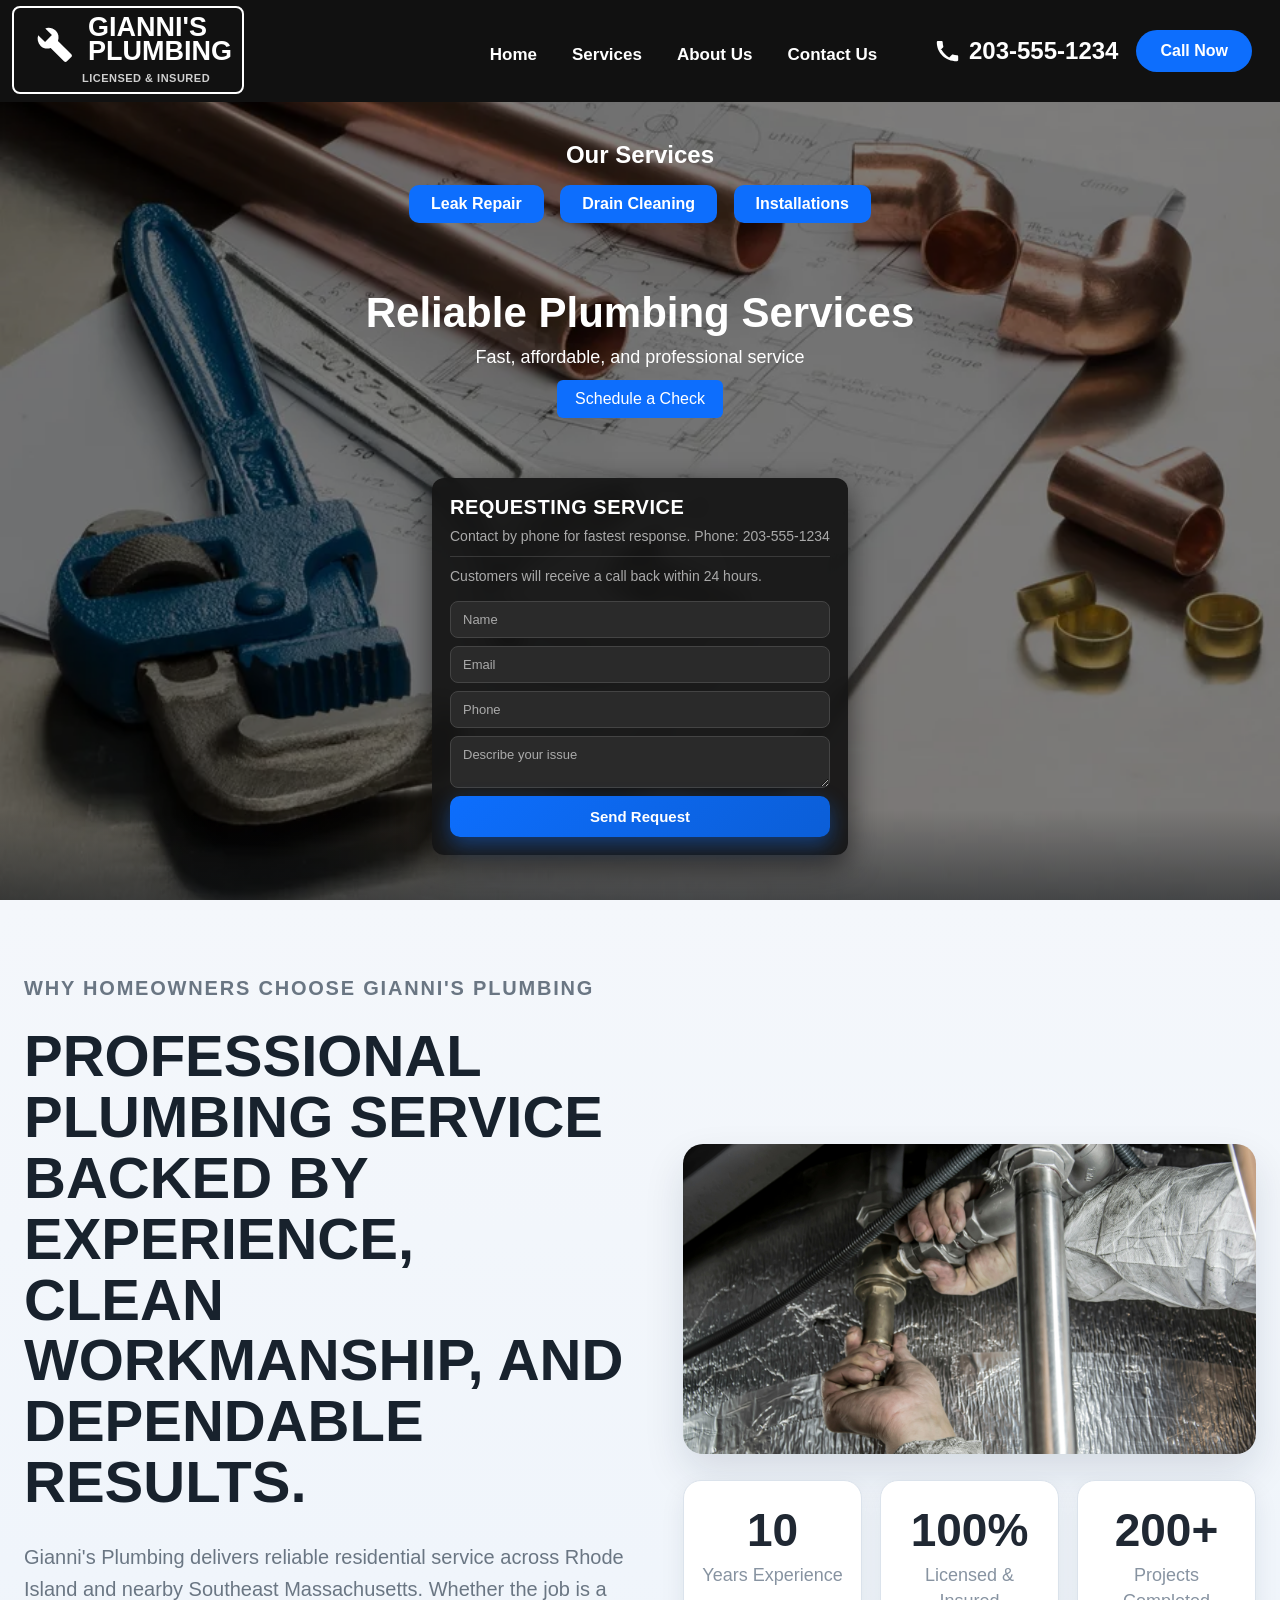
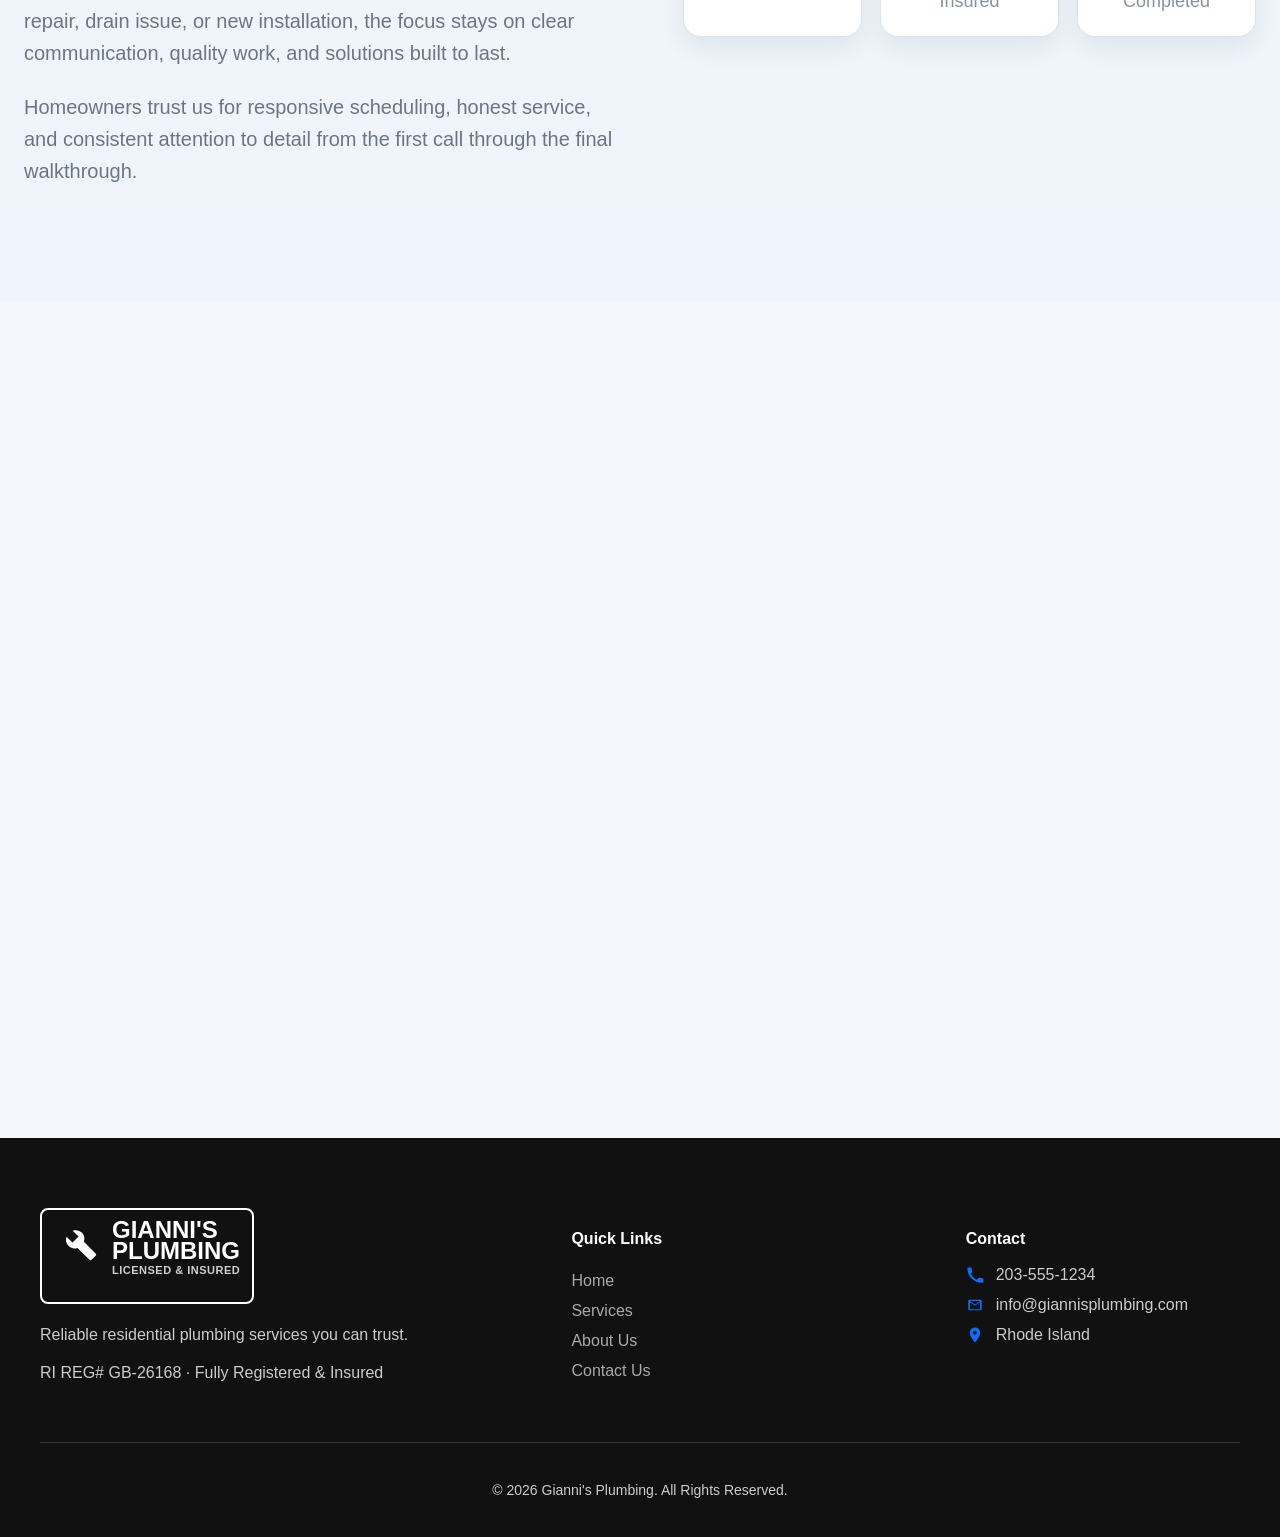
<file: index.html>
<!DOCTYPE html>
<html lang="en">
<head>
  <meta charset="UTF-8">
  <meta name="viewport" content="width=device-width, initial-scale=1.0">
  <title>Gianni's Plumbing</title>
  <link rel="stylesheet" href="style.css">
</head>
<body>

  <header class="site-header">
    <div class="logo">
      <div class="logo-row">
        <svg class="logo-icon" viewBox="0 0 24 24">
          <path d="M22.7 19.3l-6.4-6.4c.6-1.6.3-3.5-1-4.8-1.4-1.4-3.4-1.8-5.1-1.2l3.2 3.2-3.3 3.3-3.3-3.2c-.6 1.7-.2 3.7 1.2 5.1 1.3 1.3 3.2 1.6 4.8 1l6.4 6.4c.4.4 1 .4 1.4 0l2.1-2.1c.4-.3.4-.9 0-1.3z"/>
        </svg>

        <h1>GIANNI'S<br>PLUMBING</h1>
      </div>

      <p>Licensed & Insured</p>
    </div>

    <nav class="nav-tabs">
      <a href="index.html">Home</a>
      <a href="services.html">Services</a>
      <a href="about.html">About Us</a>
      <a href="contact.html">Contact Us</a>
    </nav>

    <div class="header-contact">
      <a href="tel:+12035551234" class="phone">
        <svg class="phone-icon" viewBox="0 0 24 24">
          <path d="M6.6 10.8c1.6 3.1 4.5 6 7.6 7.6l2.5-2.5c.3-.3.8-.4 1.2-.3 1.3.4 2.7.6 4.1.6.7 0 1.2.5 1.2 1.2V21c0 .7-.5 1.2-1.2 1.2C10.3 22.2 1.8 13.7 1.8 3.2 1.8 2.5 2.3 2 3 2h3.5c.7 0 1.2.5 1.2 1.2 0 1.4.2 2.8.6 4.1.1.4 0 .9-.3 1.2l-2.4 2.3z"/>
        </svg>
        203-555-1234
      </a>

      <a href="tel:+12035551234" class="request-btn">Call Now</a>
    </div>
  </header>

  <section class="hero">

    <section class="services" id="services">
      <h2>Our Services</h2>
      <a class="card" href="services.html#leak-repair">Leak Repair</a>
      <a class="card" href="services.html#drain-cleaning">Drain Cleaning</a>
      <a class="card" href="services.html#installations">Installations</a>
    </section>

    <div class="hero-content">
      <h2>Reliable Plumbing Services</h2>
      <p>Fast, affordable, and professional service</p>
      <a href="index.html" class="btn">Schedule a Check</a>
    </div>

    <div class="form-container" id="contact">
      <div class="form-title">
        <h2>Requesting Service</h2>
        <p>Contact by phone for fastest response. Phone: 203-555-1234</p>
        <hr class="form-divider">
        <p>Customers will receive a call back within 24 hours.</p>
      </div>

      <form action="https://formspree.io/f/meenjnlo" method="POST">
        <input type="hidden" name="_redirect" value="success.html">

        <input type="text" name="name" placeholder="Name" required>
        <input type="email" name="email" placeholder="Email" required>
        <input type="text" name="phone" placeholder="Phone">
        <textarea name="message" placeholder="Describe your issue"></textarea>

        <button type="submit">Send Request</button>
      </form>
    </div>

  </section>

  <section class="home-proof">
    <div class="home-proof-inner">
      <div class="home-proof-copy">
        <p class="home-proof-eyebrow">Why Homeowners Choose Gianni's Plumbing</p>
        <h2>Professional plumbing service backed by experience, clean workmanship, and dependable results.</h2>
        <p>
          Gianni's Plumbing delivers reliable residential service across Rhode Island and nearby Southeast Massachusetts.
          Whether the job is a repair, drain issue, or new installation, the focus stays on clear communication,
          quality work, and solutions built to last.
        </p>
        <p>
          Homeowners trust us for responsive scheduling, honest service, and consistent attention to detail from the first call
          through the final walkthrough.
        </p>
      </div>

      <div class="home-proof-visual">
        <img src="Images/installations.jpg" alt="Close-up of hands tightening plumbing pipes">

        <div class="home-proof-stats">
          <div class="proof-card">
            <strong>10</strong>
            <span>Years Experience</span>
          </div>

          <div class="proof-card">
            <strong>100%</strong>
            <span>Licensed & Insured</span>
          </div>

          <div class="proof-card">
            <strong>200+</strong>
            <span>Projects Completed</span>
          </div>
        </div>
      </div>
    </div>
  </section>

  <section class="faq-section">
    <div class="faq-inner">
      <p class="faq-eyebrow">Your Questions, Answered</p>
      <h2>FAQ</h2>

      <div class="faq-list">
        <details class="faq-item" open>
          <summary>What plumbing issues should I call about right away?</summary>
          <p>
            You should contact a plumber immediately for active leaks, burst pipes, backed-up drains, overflowing toilets,
            no water service, or any plumbing problem that could quickly cause water damage to your home.
          </p>
        </details>

        <details class="faq-item">
          <summary>How do you handle a typical leak repair visit?</summary>
          <p>
            We inspect the affected area, find the source of the leak, explain the repair clearly, and complete the fix using
            the right replacement parts. After the repair, we test the line or fixture to make sure everything is sealed properly.
          </p>
        </details>

        <details class="faq-item">
          <summary>Can you clear slow or clogged drains?</summary>
          <p>
            Yes. We handle slow drains, common clogs, and drainage backups by identifying the blockage and using the right
            method to clear the line safely and restore normal flow.
          </p>
        </details>

        <details class="faq-item">
          <summary>Do you install new plumbing fixtures and replacements?</summary>
          <p>
            Yes. We install and replace plumbing fixtures such as faucets, sinks, toilets, shutoff valves, and other
            residential plumbing components, making sure everything is connected and working correctly before the job is finished.
          </p>
        </details>

        <details class="faq-item">
          <summary>What areas do you serve?</summary>
          <p>
            Gianni's Plumbing serves homeowners throughout Rhode Island and nearby Southeast Massachusetts, with service focused
            on reliable scheduling, professional workmanship, and clear communication.
          </p>
        </details>
      </div>
    </div>
  </section>

  <footer class="footer">
    <div class="footer-container">

      <div class="footer-left">
        <div class="footer-logo">
          <div class="logo-row">
            <svg class="logo-icon" viewBox="0 0 24 24">
              <path d="M22.7 19.3l-6.4-6.4c.6-1.6.3-3.5-1-4.8-1.4-1.4-3.4-1.8-5.1-1.2l3.2 3.2-3.3 3.3-3.3-3.2c-.6 1.7-.2 3.7 1.2 5.1 1.3 1.3 3.2 1.6 4.8 1l6.4 6.4c.4.4 1 .4 1.4 0l2.1-2.1c.4-.3.4-.9 0-1.3z"/>
            </svg>
            <h3>GIANNI'S<br>PLUMBING</h3>
          </div>
          <p>Licensed & Insured</p>
        </div>
        <p>Reliable residential plumbing services you can trust.</p>
        <p>RI REG# GB-26168 · Fully Registered & Insured</p>
      </div>

      <div class="footer-links">
        <h4>Quick Links</h4>
        <a href="index.html">Home</a>
        <a href="#services">Services</a>
        <a href="about.html">About Us</a>
        <a href="contact.html">Contact Us</a>
      </div>

      <div class="footer-contact">
        <h4>Contact</h4>

        <p>
          <svg class="footer-icon" viewBox="0 0 24 24">
            <path d="M6.6 10.8c1.6 3.1 4.5 6 7.6 7.6l2.5-2.5c.3-.3.8-.4 1.2-.3 1.3.4 2.7.6 4.1.6.7 0 1.2.5 1.2 1.2V21c0 .7-.5 1.2-1.2 1.2C10.3 22.2 1.8 13.7 1.8 3.2 1.8 2.5 2.3 2 3 2h3.5c.7 0 1.2.5 1.2 1.2 0 1.4.2 2.8.6 4.1.1.4 0 .9-.3 1.2l-2.4 2.3z"/>
          </svg>
          203-555-1234
        </p>

        <p>
          <svg class="footer-icon" viewBox="0 0 24 24">
            <path d="M3 6.75A1.75 1.75 0 0 1 4.75 5h14.5A1.75 1.75 0 0 1 21 6.75v10.5A1.75 1.75 0 0 1 19.25 19H4.75A1.75 1.75 0 0 1 3 17.25V6.75zm2.1-.25L12 11.36l6.9-4.86H5.1zm13.4 11a.25.25 0 0 0 .25-.25V8.2l-6.03 4.25a1.25 1.25 0 0 1-1.44 0L5.25 8.2v9.05c0 .14.11.25.25.25h13z"/>
          </svg>
          info@giannisplumbing.com
        </p>

        <p>
          <svg class="footer-icon" viewBox="0 0 24 24">
            <path d="M12 2C8 2 5 5 5 9c0 5 7 13 7 13s7-8 7-13c0-4-3-7-7-7zm0 9.5c-1.4 0-2.5-1.1-2.5-2.5S10.6 6.5 12 6.5s2.5 1.1 2.5 2.5S13.4 11.5 12 11.5z"/>
          </svg>
          Rhode Island
        </p>

      </div>

    </div>

    <div class="footer-bottom">
      <p>© 2026 Gianni's Plumbing. All Rights Reserved.</p>
    </div>
  </footer>

  <script src="script.js"></script>
</body>
</html>
</file>
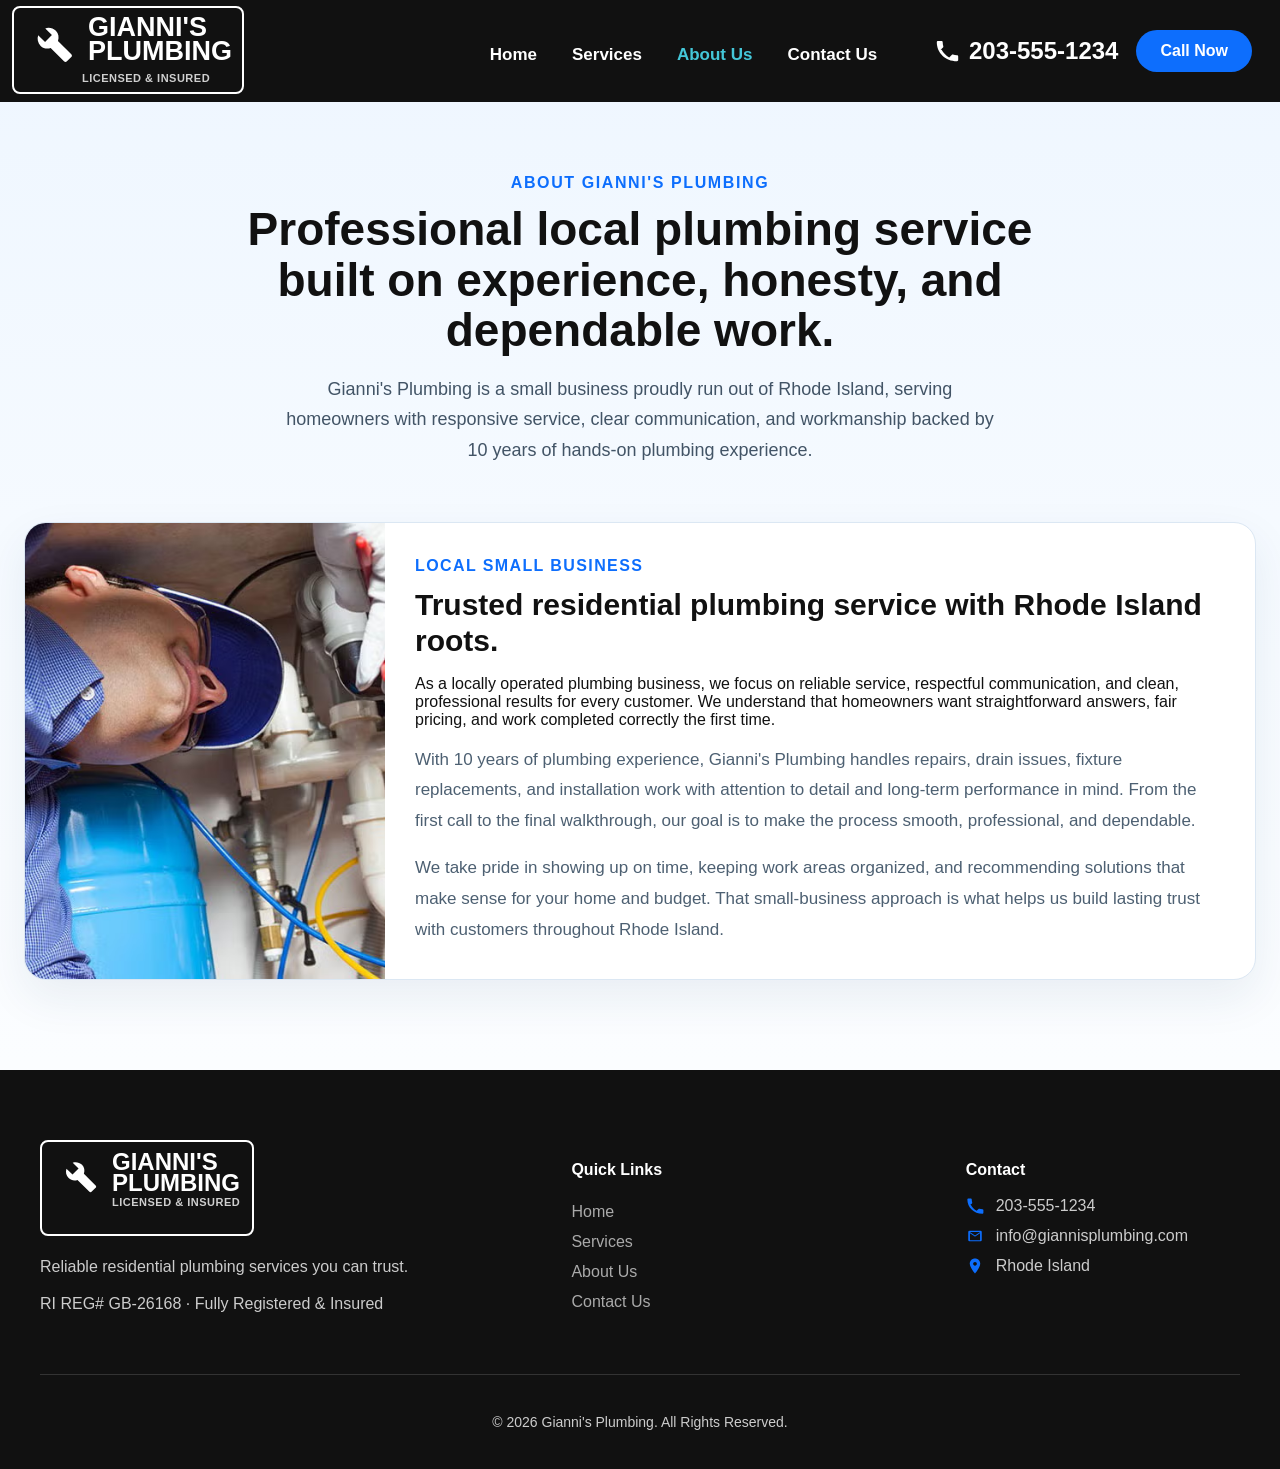
<file: about.html>
<!DOCTYPE html>
<html lang="en">
<head>
  <meta charset="UTF-8">
  <meta name="viewport" content="width=device-width, initial-scale=1.0">
  <title>About Us | Gianni's Plumbing</title>
  <link rel="stylesheet" href="style.css">
</head>
<body class="services-page">

  <header class="site-header">
    <div class="logo">
      <div class="logo-row">
        <svg class="logo-icon" viewBox="0 0 24 24">
          <path d="M22.7 19.3l-6.4-6.4c.6-1.6.3-3.5-1-4.8-1.4-1.4-3.4-1.8-5.1-1.2l3.2 3.2-3.3 3.3-3.3-3.2c-.6 1.7-.2 3.7 1.2 5.1 1.3 1.3 3.2 1.6 4.8 1l6.4 6.4c.4.4 1 .4 1.4 0l2.1-2.1c.4-.3.4-.9 0-1.3z"/>
        </svg>
        <h1>GIANNI'S<br>PLUMBING</h1>
      </div>
      <p>Licensed & Insured</p>
    </div>

    <nav class="nav-tabs">
      <a href="index.html">Home</a>
      <a href="services.html">Services</a>
      <a href="about.html" class="active">About Us</a>
      <a href="contact.html">Contact Us</a>
    </nav>

    <div class="header-contact">
      <a href="tel:+12035551234" class="phone">
        <svg class="phone-icon" viewBox="0 0 24 24">
          <path d="M6.6 10.8c1.6 3.1 4.5 6 7.6 7.6l2.5-2.5c.3-.3.8-.4 1.2-.3 1.3.4 2.7.6 4.1.6.7 0 1.2.5 1.2 1.2V21c0 .7-.5 1.2-1.2 1.2C10.3 22.2 1.8 13.7 1.8 3.2 1.8 2.5 2.3 2 3 2h3.5c.7 0 1.2.5 1.2 1.2 0 1.4.2 2.8.6 4.1.1.4 0 .9-.3 1.2l-2.4 2.3z"/>
        </svg>
        203-555-1234
      </a>
      <a href="tel:+12035551234" class="request-btn">Call Now</a>
    </div>
  </header>

  <main class="services-main">
    <section class="services-hero">
      <p class="eyebrow">About Gianni's Plumbing</p>
      <h2>Professional local plumbing service built on experience, honesty, and dependable work.</h2>
      <p class="services-intro">
        Gianni's Plumbing is a small business proudly run out of Rhode Island, serving homeowners with responsive service,
        clear communication, and workmanship backed by 10 years of hands-on plumbing experience.
      </p>
    </section>

    <section class="service-list">
      <article class="service-detail">
        <img src="Images/about-kitchen-plumbing.jpg" alt="Close-up of kitchen plumbing being repaired">
        <div class="service-copy">
          <p class="service-label">Local Small Business</p>
          <h3>Trusted residential plumbing service with Rhode Island roots.</h3>
          <p>
            As a locally operated plumbing business, we focus on reliable service, respectful communication, and clean,
            professional results for every customer. We understand that homeowners want straightforward answers, fair pricing,
            and work completed correctly the first time.
          </p>
          <p class="about-paragraph">
            With 10 years of plumbing experience, Gianni's Plumbing handles repairs, drain issues, fixture replacements,
            and installation work with attention to detail and long-term performance in mind. From the first call to the final
            walkthrough, our goal is to make the process smooth, professional, and dependable.
          </p>
          <p class="about-paragraph">
            We take pride in showing up on time, keeping work areas organized, and recommending solutions that make sense for
            your home and budget. That small-business approach is what helps us build lasting trust with customers throughout Rhode Island.
          </p>
        </div>
      </article>
    </section>
  </main>

  <footer class="footer">
    <div class="footer-container">
      <div class="footer-left">
        <div class="footer-logo">
          <div class="logo-row">
            <svg class="logo-icon" viewBox="0 0 24 24">
              <path d="M22.7 19.3l-6.4-6.4c.6-1.6.3-3.5-1-4.8-1.4-1.4-3.4-1.8-5.1-1.2l3.2 3.2-3.3 3.3-3.3-3.2c-.6 1.7-.2 3.7 1.2 5.1 1.3 1.3 3.2 1.6 4.8 1l6.4 6.4c.4.4 1 .4 1.4 0l2.1-2.1c.4-.3.4-.9 0-1.3z"/>
            </svg>
            <h3>GIANNI'S<br>PLUMBING</h3>
          </div>
          <p>Licensed & Insured</p>
        </div>
        <p>Reliable residential plumbing services you can trust.</p>
        <p>RI REG# GB-26168 · Fully Registered & Insured</p>
      </div>

      <div class="footer-links">
        <h4>Quick Links</h4>
        <a href="index.html">Home</a>
        <a href="services.html">Services</a>
        <a href="about.html">About Us</a>
        <a href="contact.html">Contact Us</a>
      </div>

      <div class="footer-contact">
        <h4>Contact</h4>
        <p>
          <svg class="footer-icon" viewBox="0 0 24 24">
            <path d="M6.6 10.8c1.6 3.1 4.5 6 7.6 7.6l2.5-2.5c.3-.3.8-.4 1.2-.3 1.3.4 2.7.6 4.1.6.7 0 1.2.5 1.2 1.2V21c0 .7-.5 1.2-1.2 1.2C10.3 22.2 1.8 13.7 1.8 3.2 1.8 2.5 2.3 2 3 2h3.5c.7 0 1.2.5 1.2 1.2 0 1.4.2 2.8.6 4.1.1.4 0 .9-.3 1.2l-2.4 2.3z"/>
          </svg>
          203-555-1234
        </p>
        <p>
          <svg class="footer-icon" viewBox="0 0 24 24">
            <path d="M3 6.75A1.75 1.75 0 0 1 4.75 5h14.5A1.75 1.75 0 0 1 21 6.75v10.5A1.75 1.75 0 0 1 19.25 19H4.75A1.75 1.75 0 0 1 3 17.25V6.75zm2.1-.25L12 11.36l6.9-4.86H5.1zm13.4 11a.25.25 0 0 0 .25-.25V8.2l-6.03 4.25a1.25 1.25 0 0 1-1.44 0L5.25 8.2v9.05c0 .14.11.25.25.25h13z"/>
          </svg>
          info@giannisplumbing.com
        </p>
        <p>
          <svg class="footer-icon" viewBox="0 0 24 24">
            <path d="M12 2C8 2 5 5 5 9c0 5 7 13 7 13s7-8 7-13c0-4-3-7-7-7zm0 9.5c-1.4 0-2.5-1.1-2.5-2.5S10.6 6.5 12 6.5s2.5 1.1 2.5 2.5S13.4 11.5 12 11.5z"/>
          </svg>
          Rhode Island
        </p>
      </div>
    </div>

    <div class="footer-bottom">
      <p>© 2026 Gianni's Plumbing. All Rights Reserved.</p>
    </div>
  </footer>

</body>
</html>
</file>
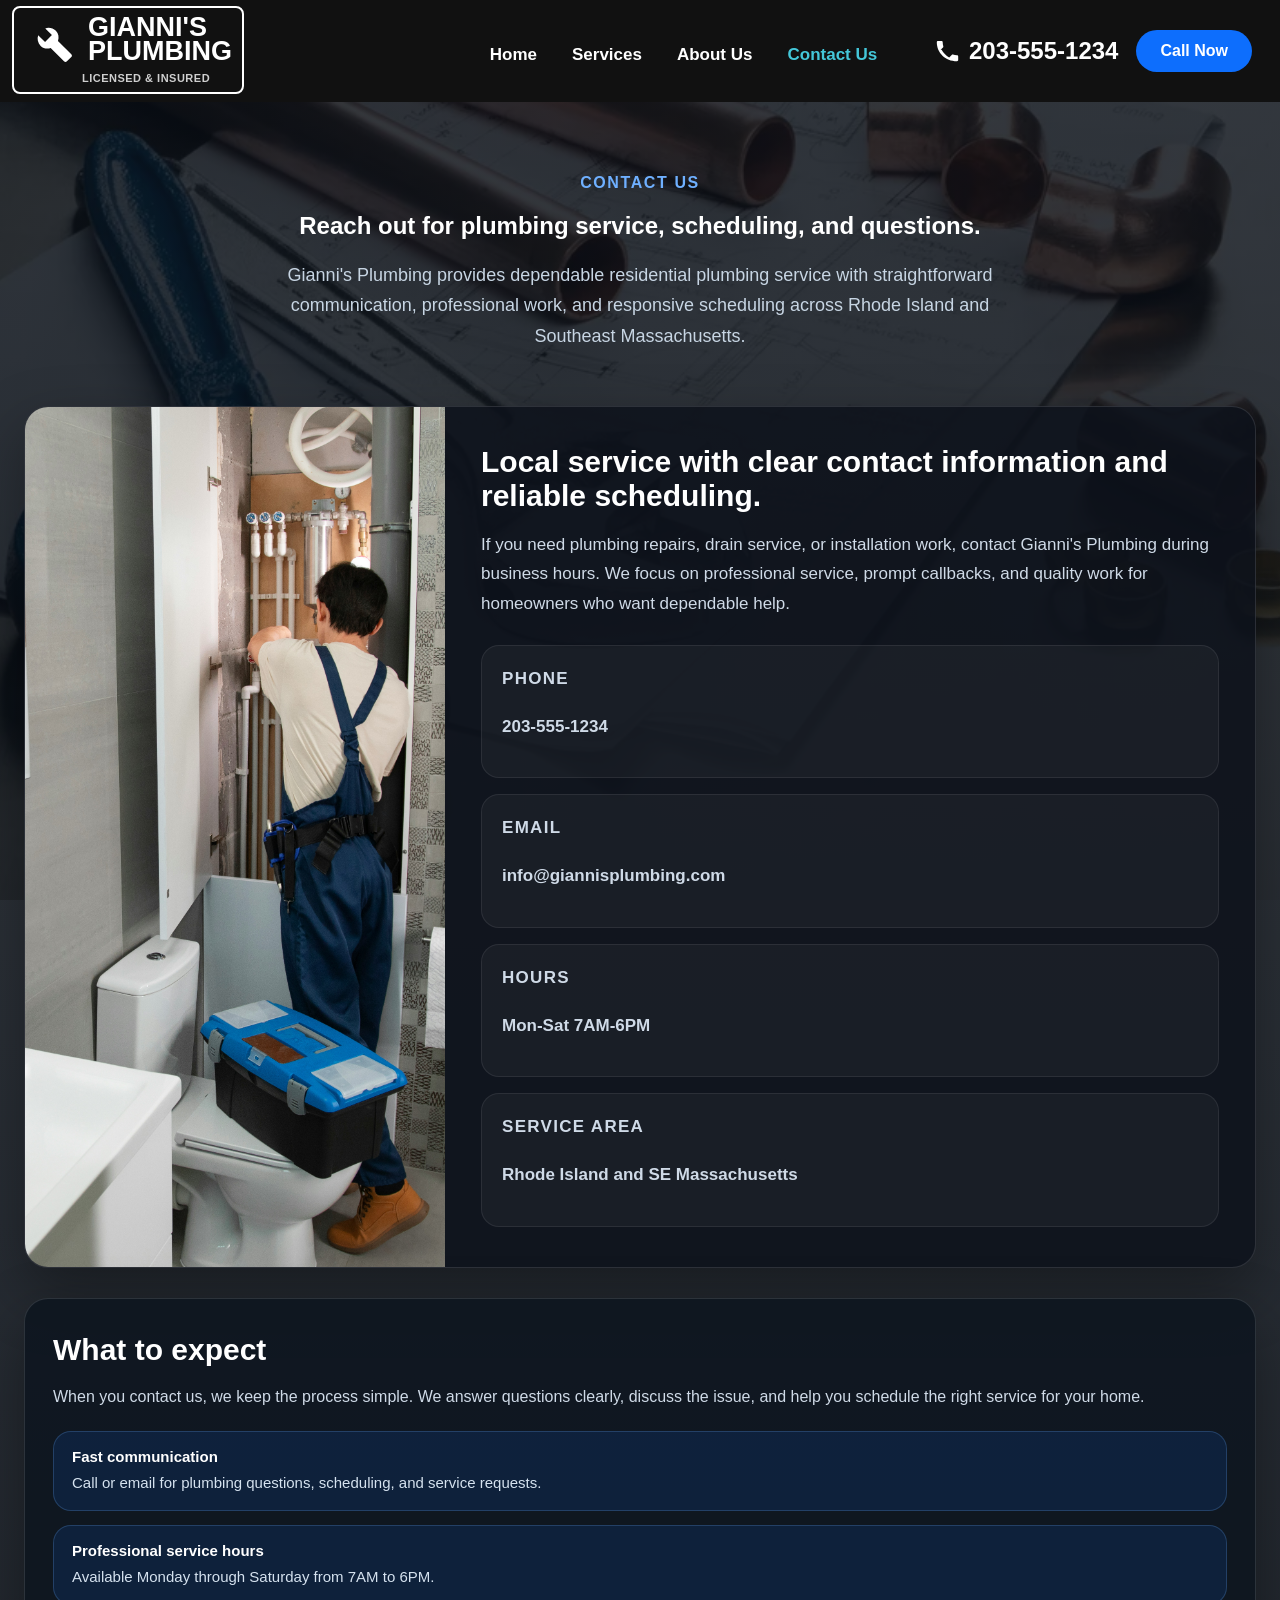
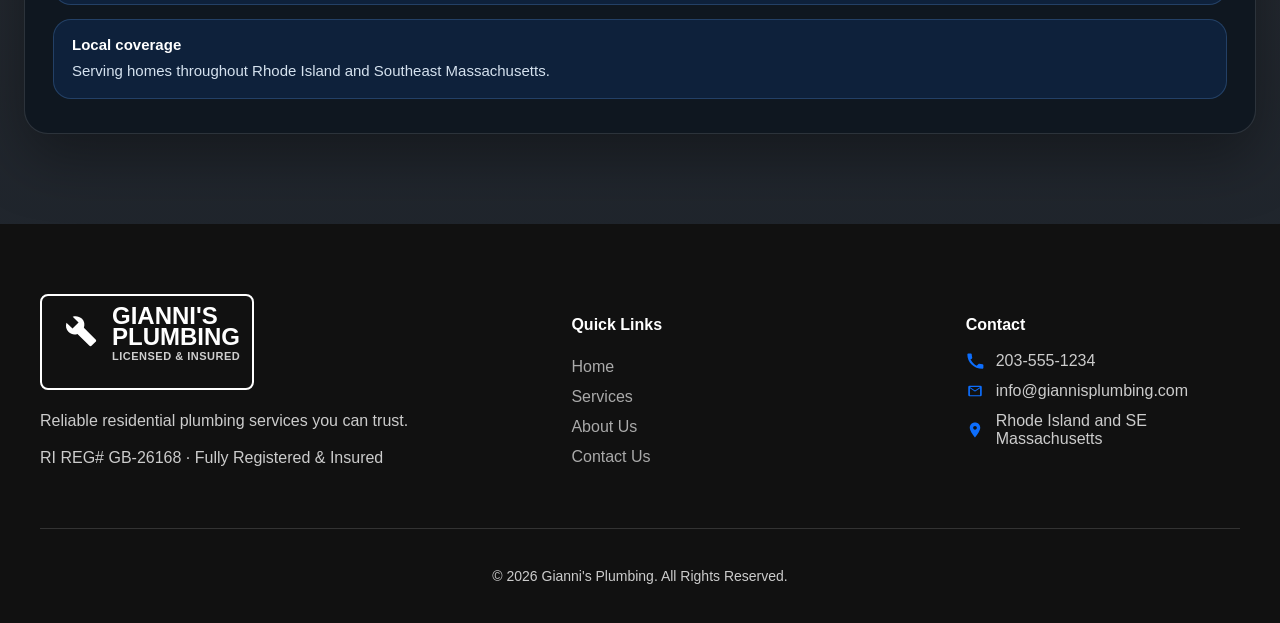
<file: contact.html>
<!DOCTYPE html>
<html lang="en">
<head>
  <meta charset="UTF-8">
  <meta name="viewport" content="width=device-width, initial-scale=1.0">
  <title>Contact Us | Gianni's Plumbing</title>
  <link rel="stylesheet" href="style.css">
</head>
<body class="contact-page">

  <header class="site-header">
    <div class="logo">
      <div class="logo-row">
        <svg class="logo-icon" viewBox="0 0 24 24">
          <path d="M22.7 19.3l-6.4-6.4c.6-1.6.3-3.5-1-4.8-1.4-1.4-3.4-1.8-5.1-1.2l3.2 3.2-3.3 3.3-3.3-3.2c-.6 1.7-.2 3.7 1.2 5.1 1.3 1.3 3.2 1.6 4.8 1l6.4 6.4c.4.4 1 .4 1.4 0l2.1-2.1c.4-.3.4-.9 0-1.3z"/>
        </svg>
        <h1>GIANNI'S<br>PLUMBING</h1>
      </div>
      <p>Licensed & Insured</p>
    </div>

    <nav class="nav-tabs">
      <a href="index.html">Home</a>
      <a href="services.html">Services</a>
      <a href="about.html">About Us</a>
      <a href="contact.html" class="active">Contact Us</a>
    </nav>

    <div class="header-contact">
      <a href="tel:+12035551234" class="phone">
        <svg class="phone-icon" viewBox="0 0 24 24">
          <path d="M6.6 10.8c1.6 3.1 4.5 6 7.6 7.6l2.5-2.5c.3-.3.8-.4 1.2-.3 1.3.4 2.7.6 4.1.6.7 0 1.2.5 1.2 1.2V21c0 .7-.5 1.2-1.2 1.2C10.3 22.2 1.8 13.7 1.8 3.2 1.8 2.5 2.3 2 3 2h3.5c.7 0 1.2.5 1.2 1.2 0 1.4.2 2.8.6 4.1.1.4 0 .9-.3 1.2l-2.4 2.3z"/>
        </svg>
        203-555-1234
      </a>

      <a href="tel:+12035551234" class="request-btn">Call Now</a>
    </div>
  </header>

  <main class="contact-main">
    <section class="contact-hero">
      <p class="eyebrow">Contact Us</p>
      <h2>Reach out for plumbing service, scheduling, and questions.</h2>
      <p class="services-intro">
        Gianni's Plumbing provides dependable residential plumbing service with straightforward communication,
        professional work, and responsive scheduling across Rhode Island and Southeast Massachusetts.
      </p>
    </section>

    <section class="contact-layout">
      <article class="contact-panel">
        <img src="Images/contact-plumber.jpg" alt="Professional plumber repairing plumbing in a bathroom">
        <div class="contact-copy">
          <h3>Local service with clear contact information and reliable scheduling.</h3>
          <p>
            If you need plumbing repairs, drain service, or installation work, contact Gianni's Plumbing during business hours.
            We focus on professional service, prompt callbacks, and quality work for homeowners who want dependable help.
          </p>

          <div class="contact-list">
            <div class="contact-item">
              <p class="contact-item-label">Phone</p>
              <p class="contact-item-value">203-555-1234</p>
            </div>

            <div class="contact-item">
              <p class="contact-item-label">Email</p>
              <p class="contact-item-value">info@giannisplumbing.com</p>
            </div>

            <div class="contact-item">
              <p class="contact-item-label">Hours</p>
              <p class="contact-item-value">Mon-Sat 7AM-6PM</p>
            </div>

            <div class="contact-item">
              <p class="contact-item-label">Service Area</p>
              <p class="contact-item-value">Rhode Island and SE Massachusetts</p>
            </div>
          </div>
        </div>
      </article>

      <div class="contact-card">
        <h3>What to expect</h3>
        <p>
          When you contact us, we keep the process simple. We answer questions clearly, discuss the issue,
          and help you schedule the right service for your home.
        </p>

        <div class="contact-highlights">
          <div class="contact-highlight">
            <strong>Fast communication</strong>
            <span>Call or email for plumbing questions, scheduling, and service requests.</span>
          </div>

          <div class="contact-highlight">
            <strong>Professional service hours</strong>
            <span>Available Monday through Saturday from 7AM to 6PM.</span>
          </div>

          <div class="contact-highlight">
            <strong>Local coverage</strong>
            <span>Serving homes throughout Rhode Island and Southeast Massachusetts.</span>
          </div>
        </div>
      </div>
    </section>
  </main>

  <footer class="footer">
    <div class="footer-container">
      <div class="footer-left">
        <div class="footer-logo">
          <div class="logo-row">
            <svg class="logo-icon" viewBox="0 0 24 24">
              <path d="M22.7 19.3l-6.4-6.4c.6-1.6.3-3.5-1-4.8-1.4-1.4-3.4-1.8-5.1-1.2l3.2 3.2-3.3 3.3-3.3-3.2c-.6 1.7-.2 3.7 1.2 5.1 1.3 1.3 3.2 1.6 4.8 1l6.4 6.4c.4.4 1 .4 1.4 0l2.1-2.1c.4-.3.4-.9 0-1.3z"/>
            </svg>
            <h3>GIANNI'S<br>PLUMBING</h3>
          </div>
          <p>Licensed & Insured</p>
        </div>
        <p>Reliable residential plumbing services you can trust.</p>
        <p>RI REG# GB-26168 · Fully Registered & Insured</p>
      </div>

      <div class="footer-links">
        <h4>Quick Links</h4>
        <a href="index.html">Home</a>
        <a href="services.html">Services</a>
        <a href="about.html">About Us</a>
        <a href="contact.html">Contact Us</a>
      </div>

      <div class="footer-contact">
        <h4>Contact</h4>
        <p>
          <svg class="footer-icon" viewBox="0 0 24 24">
            <path d="M6.6 10.8c1.6 3.1 4.5 6 7.6 7.6l2.5-2.5c.3-.3.8-.4 1.2-.3 1.3.4 2.7.6 4.1.6.7 0 1.2.5 1.2 1.2V21c0 .7-.5 1.2-1.2 1.2C10.3 22.2 1.8 13.7 1.8 3.2 1.8 2.5 2.3 2 3 2h3.5c.7 0 1.2.5 1.2 1.2 0 1.4.2 2.8.6 4.1.1.4 0 .9-.3 1.2l-2.4 2.3z"/>
          </svg>
          203-555-1234
        </p>
        <p>
          <svg class="footer-icon" viewBox="0 0 24 24">
            <path d="M3 6.75A1.75 1.75 0 0 1 4.75 5h14.5A1.75 1.75 0 0 1 21 6.75v10.5A1.75 1.75 0 0 1 19.25 19H4.75A1.75 1.75 0 0 1 3 17.25V6.75zm2.1-.25L12 11.36l6.9-4.86H5.1zm13.4 11a.25.25 0 0 0 .25-.25V8.2l-6.03 4.25a1.25 1.25 0 0 1-1.44 0L5.25 8.2v9.05c0 .14.11.25.25.25h13z"/>
          </svg>
          info@giannisplumbing.com
        </p>
        <p>
          <svg class="footer-icon" viewBox="0 0 24 24">
            <path d="M12 2C8 2 5 5 5 9c0 5 7 13 7 13s7-8 7-13c0-4-3-7-7-7zm0 9.5c-1.4 0-2.5-1.1-2.5-2.5S10.6 6.5 12 6.5s2.5 1.1 2.5 2.5S13.4 11.5 12 11.5z"/>
          </svg>
          Rhode Island and SE Massachusetts
        </p>
      </div>
    </div>

    <div class="footer-bottom">
      <p>© 2026 Gianni's Plumbing. All Rights Reserved.</p>
    </div>
  </footer>

</body>
</html>
</file>
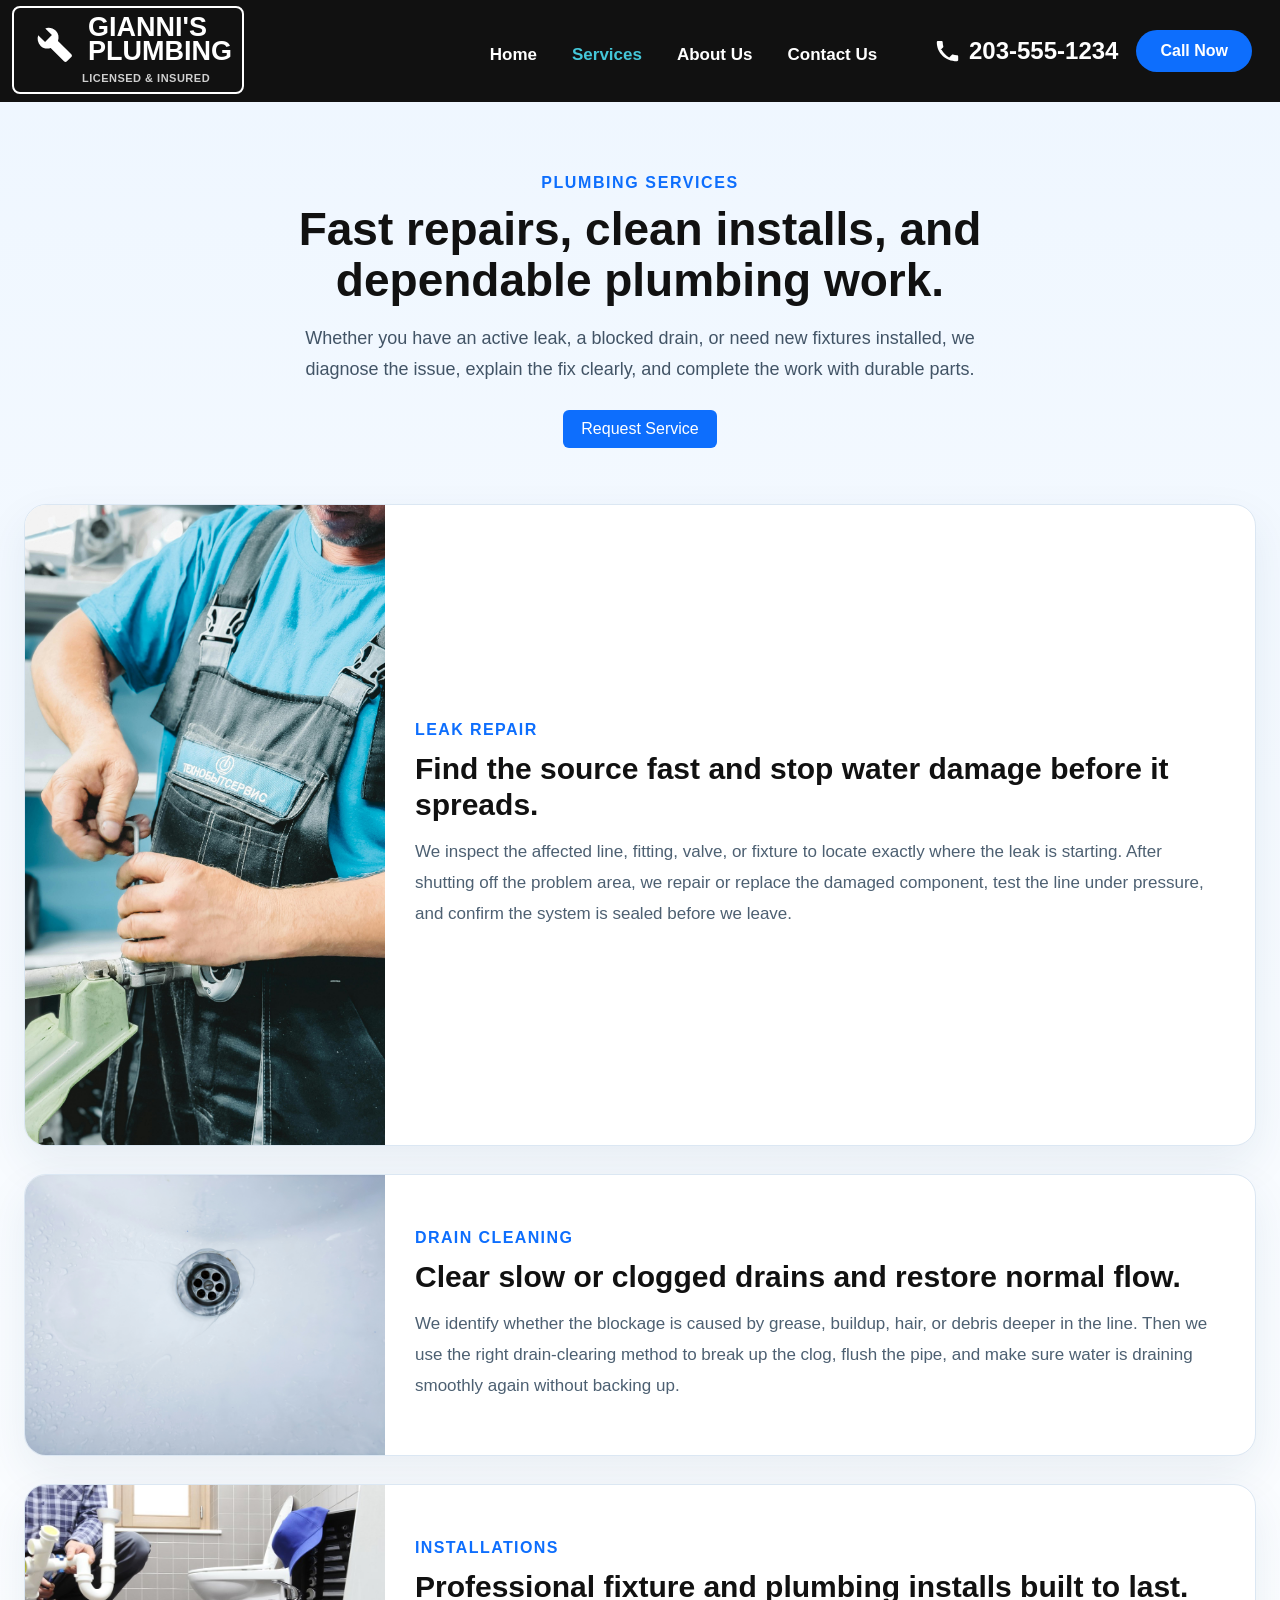
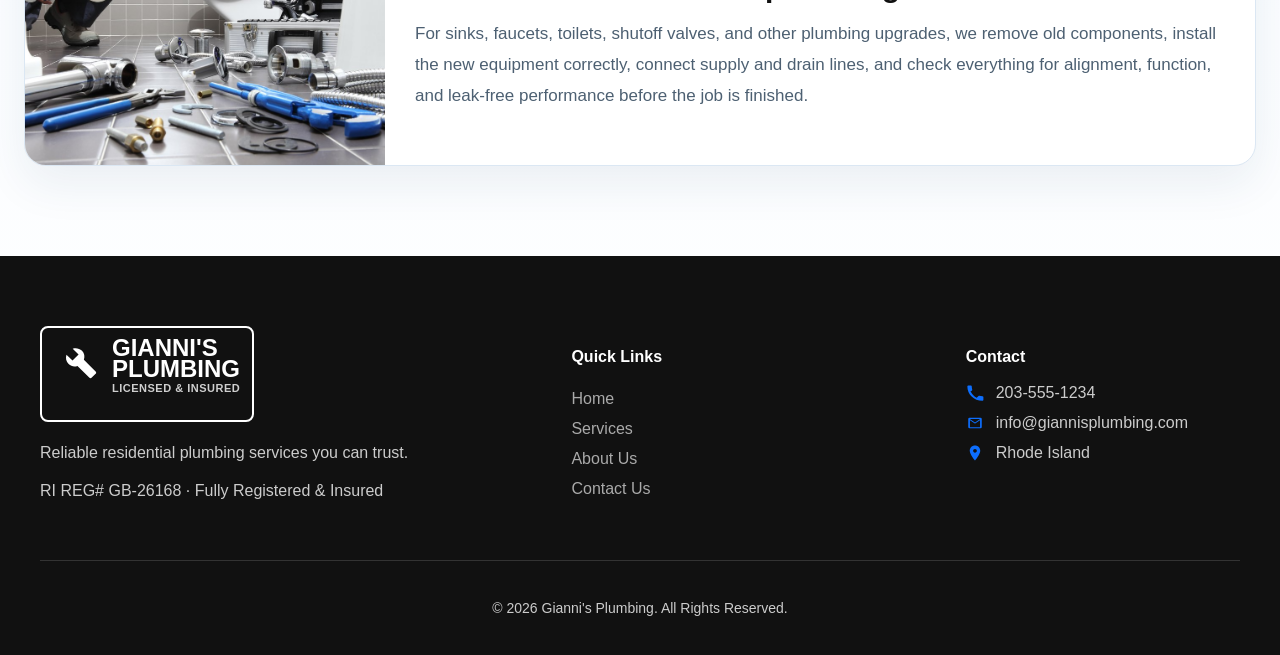
<file: services.html>
<!DOCTYPE html>
<html lang="en">
<head>
  <meta charset="UTF-8">
  <meta name="viewport" content="width=device-width, initial-scale=1.0">
  <title>Plumbing Services | Gianni's Plumbing</title>
  <link rel="stylesheet" href="style.css">
</head>
<body class="services-page">

  <header class="site-header">
    <div class="logo">
      <div class="logo-row">
        <svg class="logo-icon" viewBox="0 0 24 24">
          <path d="M22.7 19.3l-6.4-6.4c.6-1.6.3-3.5-1-4.8-1.4-1.4-3.4-1.8-5.1-1.2l3.2 3.2-3.3 3.3-3.3-3.2c-.6 1.7-.2 3.7 1.2 5.1 1.3 1.3 3.2 1.6 4.8 1l6.4 6.4c.4.4 1 .4 1.4 0l2.1-2.1c.4-.3.4-.9 0-1.3z"/>
        </svg>

        <h1>GIANNI'S<br>PLUMBING</h1>
      </div>

      <p>Licensed & Insured</p>
    </div>

    <nav class="nav-tabs">
      <a href="index.html">Home</a>
      <a href="services.html" class="active">Services</a>
      <a href="about.html">About Us</a>
      <a href="contact.html">Contact Us</a>
    </nav>

    <div class="header-contact">
      <a href="tel:+12035551234" class="phone">
        <svg class="phone-icon" viewBox="0 0 24 24">
          <path d="M6.6 10.8c1.6 3.1 4.5 6 7.6 7.6l2.5-2.5c.3-.3.8-.4 1.2-.3 1.3.4 2.7.6 4.1.6.7 0 1.2.5 1.2 1.2V21c0 .7-.5 1.2-1.2 1.2C10.3 22.2 1.8 13.7 1.8 3.2 1.8 2.5 2.3 2 3 2h3.5c.7 0 1.2.5 1.2 1.2 0 1.4.2 2.8.6 4.1.1.4 0 .9-.3 1.2l-2.4 2.3z"/>
        </svg>
        203-555-1234
      </a>

      <a href="tel:+12035551234" class="request-btn">Call Now</a>
    </div>
  </header>

  <main class="services-main">
    <section class="services-hero">
      <p class="eyebrow">Plumbing Services</p>
      <h2>Fast repairs, clean installs, and dependable plumbing work.</h2>
      <p class="services-intro">
        Whether you have an active leak, a blocked drain, or need new fixtures installed,
        we diagnose the issue, explain the fix clearly, and complete the work with durable parts.
      </p>
      <a href="contact.html" class="btn">Request Service</a>
    </section>

    <section class="service-list">
      <article class="service-detail" id="leak-repair">
        <img src="Images/leak-repair.jpg" alt="Plumber repairing a pipe with a wrench for leak repair service">
        <div class="service-copy">
          <p class="service-label">Leak Repair</p>
          <h3>Find the source fast and stop water damage before it spreads.</h3>
          <p>
            We inspect the affected line, fitting, valve, or fixture to locate exactly where the leak is starting.
            After shutting off the problem area, we repair or replace the damaged component, test the line under pressure,
            and confirm the system is sealed before we leave.
          </p>
        </div>
      </article>

      <article class="service-detail" id="drain-cleaning">
        <img src="Images/drain-cleaning.jpg" alt="Sink drain with flowing water representing drain cleaning service">
        <div class="service-copy">
          <p class="service-label">Drain Cleaning</p>
          <h3>Clear slow or clogged drains and restore normal flow.</h3>
          <p>
            We identify whether the blockage is caused by grease, buildup, hair, or debris deeper in the line.
            Then we use the right drain-clearing method to break up the clog, flush the pipe, and make sure water is draining
            smoothly again without backing up.
          </p>
        </div>
      </article>

      <article class="service-detail" id="installations">
        <img src="Images/installations-new.jpg" alt="Kitchen plumbing installation work under a sink">
        <div class="service-copy">
          <p class="service-label">Installations</p>
          <h3>Professional fixture and plumbing installs built to last.</h3>
          <p>
            For sinks, faucets, toilets, shutoff valves, and other plumbing upgrades, we remove old components,
            install the new equipment correctly, connect supply and drain lines, and check everything for alignment,
            function, and leak-free performance before the job is finished.
          </p>
        </div>
      </article>
    </section>
  </main>

  <footer class="footer">
    <div class="footer-container">

      <div class="footer-left">
        <div class="footer-logo">
          <div class="logo-row">
            <svg class="logo-icon" viewBox="0 0 24 24">
              <path d="M22.7 19.3l-6.4-6.4c.6-1.6.3-3.5-1-4.8-1.4-1.4-3.4-1.8-5.1-1.2l3.2 3.2-3.3 3.3-3.3-3.2c-.6 1.7-.2 3.7 1.2 5.1 1.3 1.3 3.2 1.6 4.8 1l6.4 6.4c.4.4 1 .4 1.4 0l2.1-2.1c.4-.3.4-.9 0-1.3z"/>
            </svg>
            <h3>GIANNI'S<br>PLUMBING</h3>
          </div>
          <p>Licensed & Insured</p>
        </div>
        <p>Reliable residential plumbing services you can trust.</p>
        <p>RI REG# GB-26168 · Fully Registered & Insured</p>
      </div>

      <div class="footer-links">
        <h4>Quick Links</h4>
        <a href="index.html">Home</a>
        <a href="services.html">Services</a>
        <a href="about.html">About Us</a>
        <a href="contact.html">Contact Us</a>
      </div>

      <div class="footer-contact">
        <h4>Contact</h4>

        <p>
          <svg class="footer-icon" viewBox="0 0 24 24">
            <path d="M6.6 10.8c1.6 3.1 4.5 6 7.6 7.6l2.5-2.5c.3-.3.8-.4 1.2-.3 1.3.4 2.7.6 4.1.6.7 0 1.2.5 1.2 1.2V21c0 .7-.5 1.2-1.2 1.2C10.3 22.2 1.8 13.7 1.8 3.2 1.8 2.5 2.3 2 3 2h3.5c.7 0 1.2.5 1.2 1.2 0 1.4.2 2.8.6 4.1.1.4 0 .9-.3 1.2l-2.4 2.3z"/>
          </svg>
          203-555-1234
        </p>

        <p>
          <svg class="footer-icon" viewBox="0 0 24 24">
            <path d="M3 6.75A1.75 1.75 0 0 1 4.75 5h14.5A1.75 1.75 0 0 1 21 6.75v10.5A1.75 1.75 0 0 1 19.25 19H4.75A1.75 1.75 0 0 1 3 17.25V6.75zm2.1-.25L12 11.36l6.9-4.86H5.1zm13.4 11a.25.25 0 0 0 .25-.25V8.2l-6.03 4.25a1.25 1.25 0 0 1-1.44 0L5.25 8.2v9.05c0 .14.11.25.25.25h13z"/>
          </svg>
          info@giannisplumbing.com
        </p>

        <p>
          <svg class="footer-icon" viewBox="0 0 24 24">
            <path d="M12 2C8 2 5 5 5 9c0 5 7 13 7 13s7-8 7-13c0-4-3-7-7-7zm0 9.5c-1.4 0-2.5-1.1-2.5-2.5S10.6 6.5 12 6.5s2.5 1.1 2.5 2.5S13.4 11.5 12 11.5z"/>
          </svg>
          Rhode Island
        </p>

      </div>

    </div>

    <div class="footer-bottom">
      <p>© 2026 Gianni's Plumbing. All Rights Reserved.</p>
    </div>
  </footer>

</body>
</html>
</file>
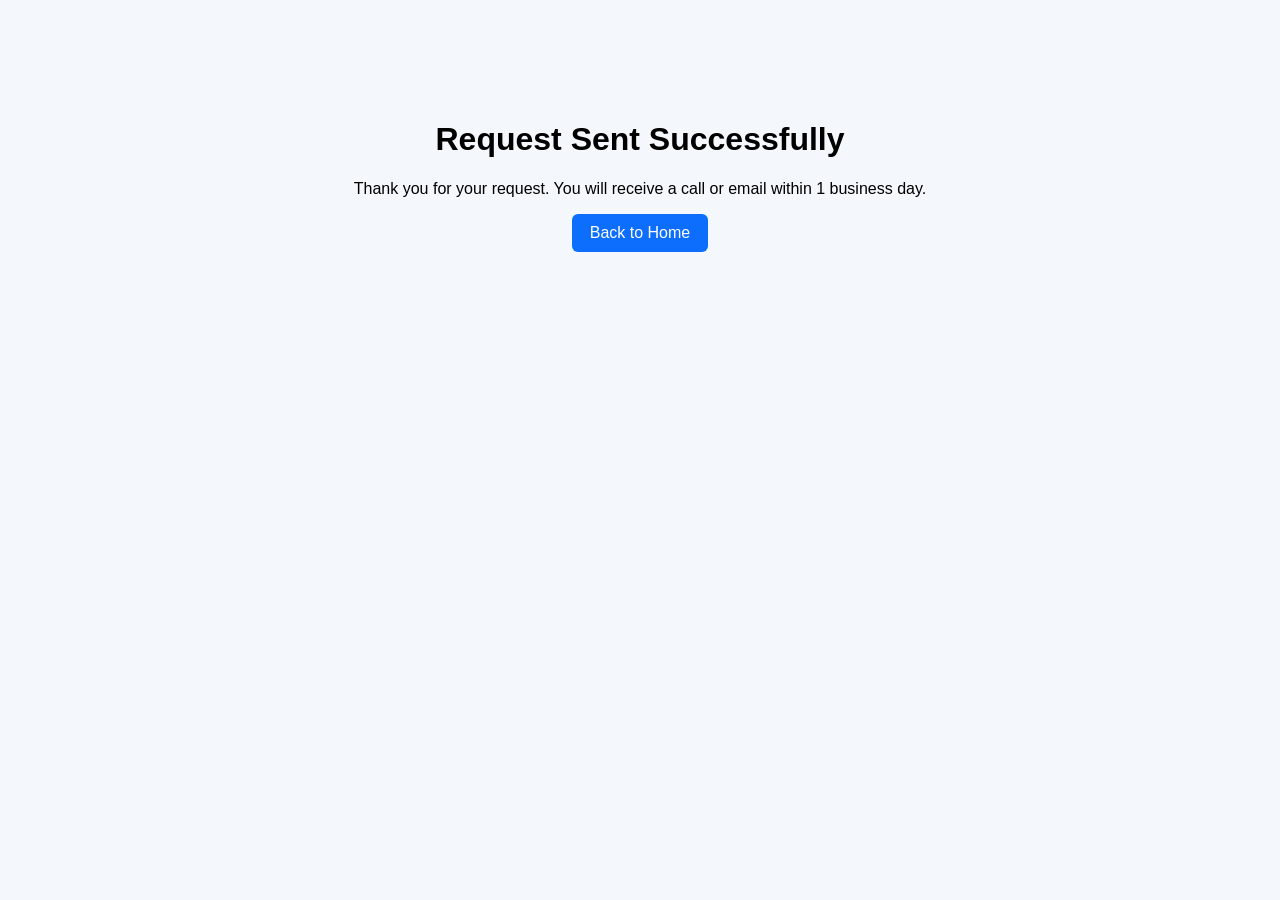
<file: success.html>
<!DOCTYPE html>
<html lang="en">
<head>
  <meta charset="UTF-8">
  <title>Request Sent</title>
  <link rel="stylesheet" href="style.css">
</head>
<body style="text-align:center; padding:100px;">

  <h1>Request Sent Successfully</h1>
  <p>
    Thank you for your request. You will receive a call or email within 1 business day.
  </p>

  <a href="index.html" class="btn">Back to Home</a>

</body>
</html>
</file>
<file: style.css>
body {
  font-family: Arial, sans-serif;
  margin: 0;
  background: #f4f7fb;
}

/* HEADER */
.site-header {
  background: #111;
  color: white;
  display: grid;
  grid-template-columns: 420px 1fr auto;
  align-items: center;
  padding: 6px 28px 6px 12px;
  min-height: 102px;
  box-sizing: border-box;
}

.logo {
  display: inline-flex;
  flex-direction: column;
  align-items: center;
  justify-self: start;
  align-self: start;
  border: 2px solid white;
  padding: 6px 10px 8px;
  border-radius: 8px;
}

.logo-row {
  display: flex;
  align-items: center;
  justify-content: flex-start;
  gap: 14px;
  width: 100%;
}

.logo-icon {
  width: 50px;
  height: 50px;
  fill: white;
  flex-shrink: 0;
}

.logo h1 {
  margin: 0;
  font-size: 27px;
  line-height: 0.9;
  font-weight: 900;
  text-align: left;
}

.logo p {
  margin: 8px 0 0;
  color: #cfcfcf;
  text-align: center;
  font-size: 11px;
  font-weight: 700;
  letter-spacing: 0.5px;
  text-transform: uppercase;
  width: calc(100% - 36px);
  margin-left: 36px;
}

.nav-tabs {
  display: flex;
  justify-content: center;
  gap: 35px;
  align-self: center;
  margin-top: 8px;
}

.nav-tabs a {
  color: white;
  text-decoration: none;
  font-weight: 800;
  font-size: 17px;
}

.nav-tabs a:hover {
  color: #44c7d9;
}

.nav-tabs a.active {
  color: #44c7d9;
}

.header-contact {
  display: flex;
  align-items: center;
  gap: 18px;
}

.phone {
  color: white;
  text-decoration: none;
  font-size: 24px;
  font-weight: 900;
  display: flex;
  align-items: center;
  gap: 10px;
}

.phone-icon {
  width: 24px;
  height: 24px;
  fill: white;
}

.request-btn {
  background: #0d6efd;
  color: white;
  padding: 12px 24px;
  border-radius: 40px;
  text-decoration: none;
  font-weight: 900;
  transition: 0.2s;
}

.request-btn:hover {
  background: #28a745;
  transform: scale(1.05);
}

/* HERO */
.hero {
  min-height: calc(100vh - 102px);
  display: grid;
  grid-template-columns: minmax(0, 860px);
  grid-template-areas:
    "services"
    "content"
    "form";
  justify-content: center;
  align-items: center;
  row-gap: 18px;
  padding: 18px 34px 24px;
  color: white;
  position: relative;
  box-sizing: border-box;
  overflow: hidden;

  background-image: url("Images/wrench-and-copper-plumbing-fittings-xpfngrhhkwxjlt6s.jpg");
  background-size: cover;
  background-position: center;
}

.hero::before {
  content: "";
  position: absolute;
  inset: 0;
  background: rgba(0,0,0,0.5);
}

.hero::after {
  content: "";
  position: absolute;
  left: 0;
  right: 0;
  bottom: 0;
  height: 90px;
  background: linear-gradient(180deg, rgba(0, 0, 0, 0) 0%, rgba(7, 12, 18, 0.45) 100%);
  z-index: 0;
}

.hero > * {
  position: relative;
  z-index: 1;
}

.home-proof {
  background:
    linear-gradient(180deg, #f4f7fb 0%, #eef4fb 100%);
  padding: 72px 24px 92px;
  margin-top: 0;
  position: relative;
  z-index: 2;
  border-top-left-radius: 36px;
  border-top-right-radius: 36px;
}

.home-proof-inner {
  max-width: 1420px;
  margin: 0 auto;
  display: grid;
  grid-template-columns: minmax(0, 1fr) minmax(520px, 0.95fr);
  gap: 56px;
  align-items: center;
}

.home-proof-copy {
  max-width: 760px;
}

.home-proof-copy,
.home-proof-visual {
  opacity: 0;
  transform: translateY(36px);
  transition: opacity 0.9s ease, transform 0.9s ease;
}

.home-proof-visual {
  transition-delay: 0.12s;
}

.home-proof.is-visible .home-proof-copy,
.home-proof.is-visible .home-proof-visual {
  opacity: 1;
  transform: translateY(0);
}

.home-proof-eyebrow {
  margin: 0 0 16px;
  color: #0d6efd;
  font-size: 14px;
  font-weight: 800;
  letter-spacing: 1.8px;
  text-transform: uppercase;
}

.home-proof-copy h2 {
  margin: 0 0 28px;
  color: #18222d;
  font-size: 58px;
  line-height: 1.05;
  text-transform: uppercase;
}

.home-proof-copy p {
  margin: 0 0 22px;
  color: #6a7683;
  font-size: 20px;
  line-height: 1.6;
}

.home-proof-visual img {
  width: 100%;
  height: 310px;
  object-fit: cover;
  border-radius: 20px;
  display: block;
  box-shadow: 0 18px 40px rgba(15, 34, 56, 0.12);
}

.home-proof-stats {
  display: grid;
  grid-template-columns: repeat(3, minmax(0, 1fr));
  gap: 18px;
  margin-top: 26px;
}

.proof-card {
  background: white;
  border: 1px solid #dbe3ec;
  border-radius: 18px;
  padding: 26px 16px 22px;
  text-align: center;
  box-shadow: 0 10px 24px rgba(15, 34, 56, 0.08);
  opacity: 0;
  transform: translateY(28px);
  transition: opacity 0.8s ease, transform 0.8s ease;
}

.proof-card:nth-child(1) {
  transition-delay: 0.18s;
}

.proof-card:nth-child(2) {
  transition-delay: 0.3s;
}

.proof-card:nth-child(3) {
  transition-delay: 0.42s;
}

.home-proof.is-visible .proof-card {
  opacity: 1;
  transform: translateY(0);
}

.proof-card strong {
  display: block;
  margin-bottom: 10px;
  color: #202833;
  font-size: 46px;
  line-height: 1;
  font-weight: 900;
}

.proof-card span {
  display: block;
  color: #8793a1;
  font-size: 18px;
  line-height: 1.4;
}

.faq-section {
  background: linear-gradient(180deg, #eef4fb 0%, #f7f9fc 100%);
  padding: 26px 24px 96px;
  opacity: 0;
  transform: translateY(36px);
  transition: opacity 0.9s ease, transform 0.9s ease;
}

.faq-section.is-visible {
  opacity: 1;
  transform: translateY(0);
}

.faq-inner {
  max-width: 1250px;
  margin: 0 auto;
}

.faq-eyebrow {
  margin: 0 0 12px;
  text-align: center;
  color: #0d6efd;
  font-size: 14px;
  font-weight: 800;
  letter-spacing: 2px;
  text-transform: uppercase;
}

.faq-inner h2 {
  margin: 0 0 40px;
  text-align: center;
  color: #202833;
  font-size: 78px;
  line-height: 0.95;
  text-transform: uppercase;
}

.faq-list {
  display: grid;
  gap: 16px;
}

.faq-item {
  background: #fff;
  border: 1px solid #dde4ec;
  border-radius: 18px;
  box-shadow: 0 8px 20px rgba(19, 35, 58, 0.06);
  overflow: hidden;
}

.faq-item summary {
  position: relative;
  list-style: none;
  cursor: pointer;
  padding: 28px 72px 28px 32px;
  color: #2a3139;
  font-size: 22px;
  font-weight: 600;
}

.faq-item summary::-webkit-details-marker {
  display: none;
}

.faq-item summary::after {
  content: "+";
  position: absolute;
  right: 28px;
  top: 50%;
  transform: translateY(-50%);
  color: #0d6efd;
  font-size: 32px;
  line-height: 1;
  font-weight: 400;
}

.faq-item[open] summary {
  color: #0d6efd;
}

.faq-item[open] summary::after {
  content: "\2212";
}

.faq-item p {
  margin: 0;
  padding: 0 32px 28px;
  color: #6d7884;
  font-size: 18px;
  line-height: 1.7;
}

/* SERVICES */
.services {
  grid-area: services;
  text-align: center;
  margin-bottom: 0;
}

.services h2 {
  margin: 0 0 10px;
}

.card {
  background: #0d6efd;
  color: white;
  padding: 10px 22px;
  margin: 6px;
  display: inline-block;
  border-radius: 10px;
  font-weight: 600;
  text-decoration: none;
  transition: 0.2s;
}

.card:hover {
  background: #0b5ed7;
  transform: translateY(-3px);
  cursor: pointer;
}

/* HERO TEXT */
.hero-content {
  grid-area: content;
  text-align: center;
  align-self: center;
  max-width: 620px;
  margin-bottom: 0;
  justify-self: center;
  animation: heroFadeIn 1.6s ease-out 0.25s both;
}

.hero-content h2 {
  margin: 0 0 10px;
  font-size: 42px;
}

.hero-content p {
  margin: 0 0 12px;
  font-size: 18px;
}

@keyframes heroFadeIn {
  from {
    opacity: 0;
    transform: translateY(28px);
  }

  to {
    opacity: 1;
    transform: translateY(0);
  }
}

.btn {
  background: #0d6efd;
  color: white;
  padding: 10px 18px;
  text-decoration: none;
  border-radius: 6px;
  transition: 0.2s;
  display: inline-block;
}

.btn:hover {
  background: #0b5ed7;
  transform: scale(1.05);
}

/* FORM */
.form-container {
  grid-area: form;
  align-self: center;
  justify-self: center;
  background: rgba(20, 20, 20, 0.92);
  padding: 18px;
  border-radius: 12px;
  width: 380px;
  backdrop-filter: blur(8px);
  box-shadow: 0 10px 30px rgba(0,0,0,0.6);
  animation: heroFadeIn 1.6s ease-out 0.55s both;
}

.form-title {
  margin-bottom: 14px;
  text-align: left;
}

.form-title h2 {
  margin: 0 0 8px;
  color: white;
  font-family: Arial, Helvetica, sans-serif;
  font-size: 20px;
  font-weight: 800;
  letter-spacing: 0.5px;
  text-transform: uppercase;
}

.form-title p {
  margin: 0;
  color: #aaa;
  font-size: 14px;
  line-height: 1.4;
}

.form-divider {
  border: 0;
  border-top: 1px solid rgba(255, 255, 255, 0.14);
  margin: 10px 0;
}

form {
  display: flex;
  flex-direction: column;
  gap: 8px;
}

input,
textarea {
  padding: 10px 12px;
  background: #2a2a2a;
  border: 1px solid #444;
  border-radius: 8px;
  color: white;
  font-size: 13px;
  font-family: Arial, sans-serif;
  width: 100%;
  box-sizing: border-box;
}

textarea {
  min-height: 48px;
  resize: vertical;
}

input::placeholder,
textarea::placeholder {
  color: #aaa;
}

button {
  background: linear-gradient(135deg, #0d6efd, #0b5ed7);
  color: white;
  padding: 12px;
  border: none;
  border-radius: 10px;
  font-size: 15px;
  font-weight: 600;
  width: 100%;
  transition: 0.25s ease;
  box-shadow: 0 8px 20px rgba(13, 110, 253, 0.4);
}

button:hover {
  transform: translateY(-2px);
  box-shadow: 0 12px 25px rgba(13, 110, 253, 0.6);
  background: linear-gradient(135deg, #0b5ed7, #084298);
  cursor: pointer;
}

/* FOOTER */
.footer {
  background: #111;
  color: #ccc;
  padding: 70px 40px 25px;
}

.footer-container {
  max-width: 1500px;
  margin: 0 auto;
  display: grid;
  grid-template-columns: 1.5fr 1fr 1fr;
  gap: 120px;
  align-items: start;
}

.footer-left,
.footer-links,
.footer-contact {
  min-width: 0;
}

.footer-left h3,
.footer-links h4,
.footer-contact h4 {
  color: white;
  margin-bottom: 18px;
}

.footer-logo {
  display: inline-flex;
  flex-direction: column;
  align-items: center;
  border: 2px solid white;
  border-radius: 8px;
  padding: 8px 12px 10px;
  margin-bottom: 18px;
}

.footer-logo .logo-row {
  width: 100%;
}

.footer-logo .logo-icon {
  width: 44px;
  height: 44px;
}

.footer-logo h3 {
  margin: 0;
  color: white;
  font-size: 24px;
  line-height: 0.9;
  font-weight: 900;
}

.footer-logo p {
  width: 100%;
  margin: 10px 0 0;
  padding-left: 58px;
  box-sizing: border-box;
  color: #cfcfcf;
  text-align: left;
  font-size: 11px;
  font-weight: 700;
  letter-spacing: 0.5px;
  text-transform: uppercase;
}

.footer-left p {
  max-width: 430px;
  line-height: 1.6;
  margin: 0 0 12px;
}

.footer-links {
  display: flex;
  flex-direction: column;
}

.footer-links a {
  color: #aaa;
  text-decoration: none;
  margin: 6px 0;
}

.footer-links a:hover {
  color: #0d6efd;
}

.footer-contact p {
  display: flex;
  align-items: center;
  gap: 12px;
  margin: 12px 0;
}

.footer-icon {
  fill: #0d6efd;
  width: 18px;
  height: 18px;
  flex-shrink: 0;
}

.footer-bottom {
  max-width: 1500px;
  margin: 45px auto 0;
  border-top: 1px solid #333;
  text-align: center;
  padding-top: 25px;
  font-size: 14px;
}

.services-page {
  background:
    linear-gradient(180deg, #eef6ff 0%, #f7fbff 45%, #ffffff 100%);
  color: #111;
}

.services-main {
  max-width: 1250px;
  margin: 0 auto;
  padding: 72px 24px 90px;
}

.services-hero {
  text-align: center;
  max-width: 880px;
  margin: 0 auto 56px;
}

.eyebrow {
  margin: 0 0 12px;
  color: #0d6efd;
  font-weight: 800;
  letter-spacing: 1.6px;
  text-transform: uppercase;
}

.services-hero h2 {
  margin: 0 0 18px;
  font-size: 46px;
  line-height: 1.1;
}

.services-intro {
  margin: 0 auto 26px;
  max-width: 720px;
  color: #425466;
  font-size: 18px;
  line-height: 1.7;
}

.service-list {
  display: flex;
  flex-direction: column;
  gap: 28px;
}

.service-detail {
  display: grid;
  grid-template-columns: 360px 1fr;
  gap: 30px;
  align-items: center;
  background: white;
  border: 1px solid #dbe7f3;
  border-radius: 22px;
  overflow: hidden;
  box-shadow: 0 18px 45px rgba(24, 62, 106, 0.08);
}

.service-detail img {
  width: 100%;
  height: 100%;
  min-height: 280px;
  object-fit: cover;
}

.service-copy {
  padding: 34px 34px 34px 0;
}

.service-label {
  margin: 0 0 12px;
  color: #0d6efd;
  font-weight: 800;
  text-transform: uppercase;
  letter-spacing: 1.4px;
}

.service-copy h3 {
  margin: 0 0 14px;
  font-size: 30px;
  line-height: 1.2;
}

.service-copy p:last-child {
  margin: 0;
  color: #4d6072;
  font-size: 17px;
  line-height: 1.8;
}

.about-paragraph {
  margin-top: 16px;
  color: #4d6072;
  font-size: 17px;
  line-height: 1.8;
}

.contact-page {
  background:
    linear-gradient(rgba(8, 14, 22, 0.82), rgba(8, 14, 22, 0.92)),
    url("Images/wrench-and-copper-plumbing-fittings-xpfngrhhkwxjlt6s.jpg") center/cover no-repeat fixed;
  color: white;
}

.contact-main {
  max-width: 1240px;
  margin: 0 auto;
  padding: 72px 24px 90px;
}

.contact-hero {
  text-align: center;
  max-width: 860px;
  margin: 0 auto 54px;
}

.contact-page .eyebrow {
  color: #6fb0ff;
}

.contact-page .services-intro {
  color: #c7d5e3;
}

.contact-layout {
  display: grid;
  grid-template-columns: minmax(0, 1fr);
  gap: 30px;
  align-items: stretch;
}

.contact-panel,
.contact-card {
  border-radius: 24px;
  border: 1px solid rgba(255, 255, 255, 0.12);
  box-shadow: 0 24px 60px rgba(0, 0, 0, 0.35);
}

.contact-panel {
  display: grid;
  grid-template-columns: minmax(280px, 420px) 1fr;
  overflow: hidden;
  background: rgba(13, 18, 27, 0.86);
}

.contact-panel img {
  width: 100%;
  height: 100%;
  min-height: 100%;
  object-fit: cover;
}

.contact-copy {
  padding: 38px 36px 40px;
}

.contact-copy h3,
.contact-card h3 {
  margin: 0 0 16px;
  font-size: 30px;
  line-height: 1.15;
  color: white;
}

.contact-copy p {
  margin: 0 0 18px;
  color: #cfdae7;
  font-size: 17px;
  line-height: 1.75;
}

.contact-list {
  display: grid;
  gap: 16px;
  margin-top: 26px;
}

.contact-item {
  background: rgba(255, 255, 255, 0.04);
  border: 1px solid rgba(255, 255, 255, 0.08);
  border-radius: 18px;
  padding: 18px 20px;
}

.contact-item-label {
  margin: 0 0 8px;
  color: #6fb0ff;
  font-size: 12px;
  font-weight: 800;
  letter-spacing: 1.3px;
  text-transform: uppercase;
}

.contact-item-value {
  margin: 0;
  color: white;
  font-size: 19px;
  font-weight: 700;
  line-height: 1.45;
}

.contact-card {
  background: rgba(15, 22, 32, 0.92);
  padding: 34px 28px;
}

.contact-card p {
  margin: 0 0 20px;
  color: #cfdae7;
  font-size: 16px;
  line-height: 1.7;
}

.contact-highlights {
  display: grid;
  gap: 14px;
}

.contact-highlight {
  border-radius: 18px;
  background: rgba(13, 110, 253, 0.12);
  border: 1px solid rgba(111, 176, 255, 0.22);
  padding: 16px 18px;
}

.contact-highlight strong {
  display: block;
  margin-bottom: 6px;
  color: white;
  font-size: 15px;
}

.contact-highlight span {
  color: #d5e2ef;
  font-size: 15px;
  line-height: 1.55;
}

/* MOBILE */
@media (max-width: 900px) {
  .hero {
    grid-template-columns: 1fr;
    grid-template-areas:
      "services"
      "content"
      "form";
    padding: 25px 20px 90px;
    row-gap: 22px;
  }

  .site-header {
    grid-template-columns: 1fr;
    text-align: center;
    height: auto;
    gap: 15px;
    padding: 10px 16px 18px;
    justify-items: center;
  }

  .logo {
    justify-self: center;
    align-self: center;
    margin: 0 auto;
    width: min(100%, 280px);
    box-sizing: border-box;
  }

  .logo-row {
    justify-content: center;
  }

  .logo p {
    margin-left: 0;
    text-align: center;
  }

  .nav-tabs {
    flex-wrap: wrap;
    justify-content: center;
  }

  .header-contact {
    justify-content: center;
    flex-wrap: wrap;
  }

  .form-container {
    width: 90%;
  }

  .hero-content {
    text-align: center;
    max-width: none;
  }

  .footer-container {
    grid-template-columns: 1fr;
    gap: 35px;
  }

  .home-proof {
    padding: 56px 18px 64px;
    margin-top: 0;
    border-top-left-radius: 24px;
    border-top-right-radius: 24px;
  }

  .home-proof-inner {
    grid-template-columns: 1fr;
    gap: 30px;
  }

  .home-proof-copy h2 {
    font-size: 36px;
  }

  .home-proof-copy p {
    font-size: 17px;
  }

  .home-proof-visual img {
    height: 240px;
  }

  .home-proof-stats {
    grid-template-columns: 1fr;
  }

  .proof-card strong {
    font-size: 36px;
  }

  .proof-card span {
    font-size: 16px;
  }

  .faq-section {
    padding: 18px 18px 70px;
  }

  .faq-inner h2 {
    font-size: 48px;
    margin-bottom: 28px;
  }

  .faq-item summary {
    padding: 22px 58px 22px 20px;
    font-size: 18px;
  }

  .faq-item summary::after {
    right: 20px;
    font-size: 28px;
  }

  .faq-item p {
    padding: 0 20px 22px;
    font-size: 16px;
  }

  .services-main {
    padding: 48px 18px 70px;
  }

  .contact-main {
    padding: 48px 18px 70px;
  }

  .services-hero h2 {
    font-size: 34px;
  }

  .services-intro {
    font-size: 16px;
  }

  .service-detail {
    grid-template-columns: 1fr;
  }

  .contact-layout,
  .contact-panel {
    grid-template-columns: 1fr;
  }

  .contact-panel img {
    display: none;
  }

  .service-detail img {
    min-height: 220px;
  }

  .contact-panel img {
    min-height: 260px;
  }

  .service-copy {
    padding: 0 22px 26px;
  }

  .contact-copy,
  .contact-card {
    padding: 28px 22px 30px;
  }

  .service-copy h3 {
    font-size: 24px;
  }

  .contact-copy h3,
  .contact-card h3 {
    font-size: 24px;
  }
}
</file>
